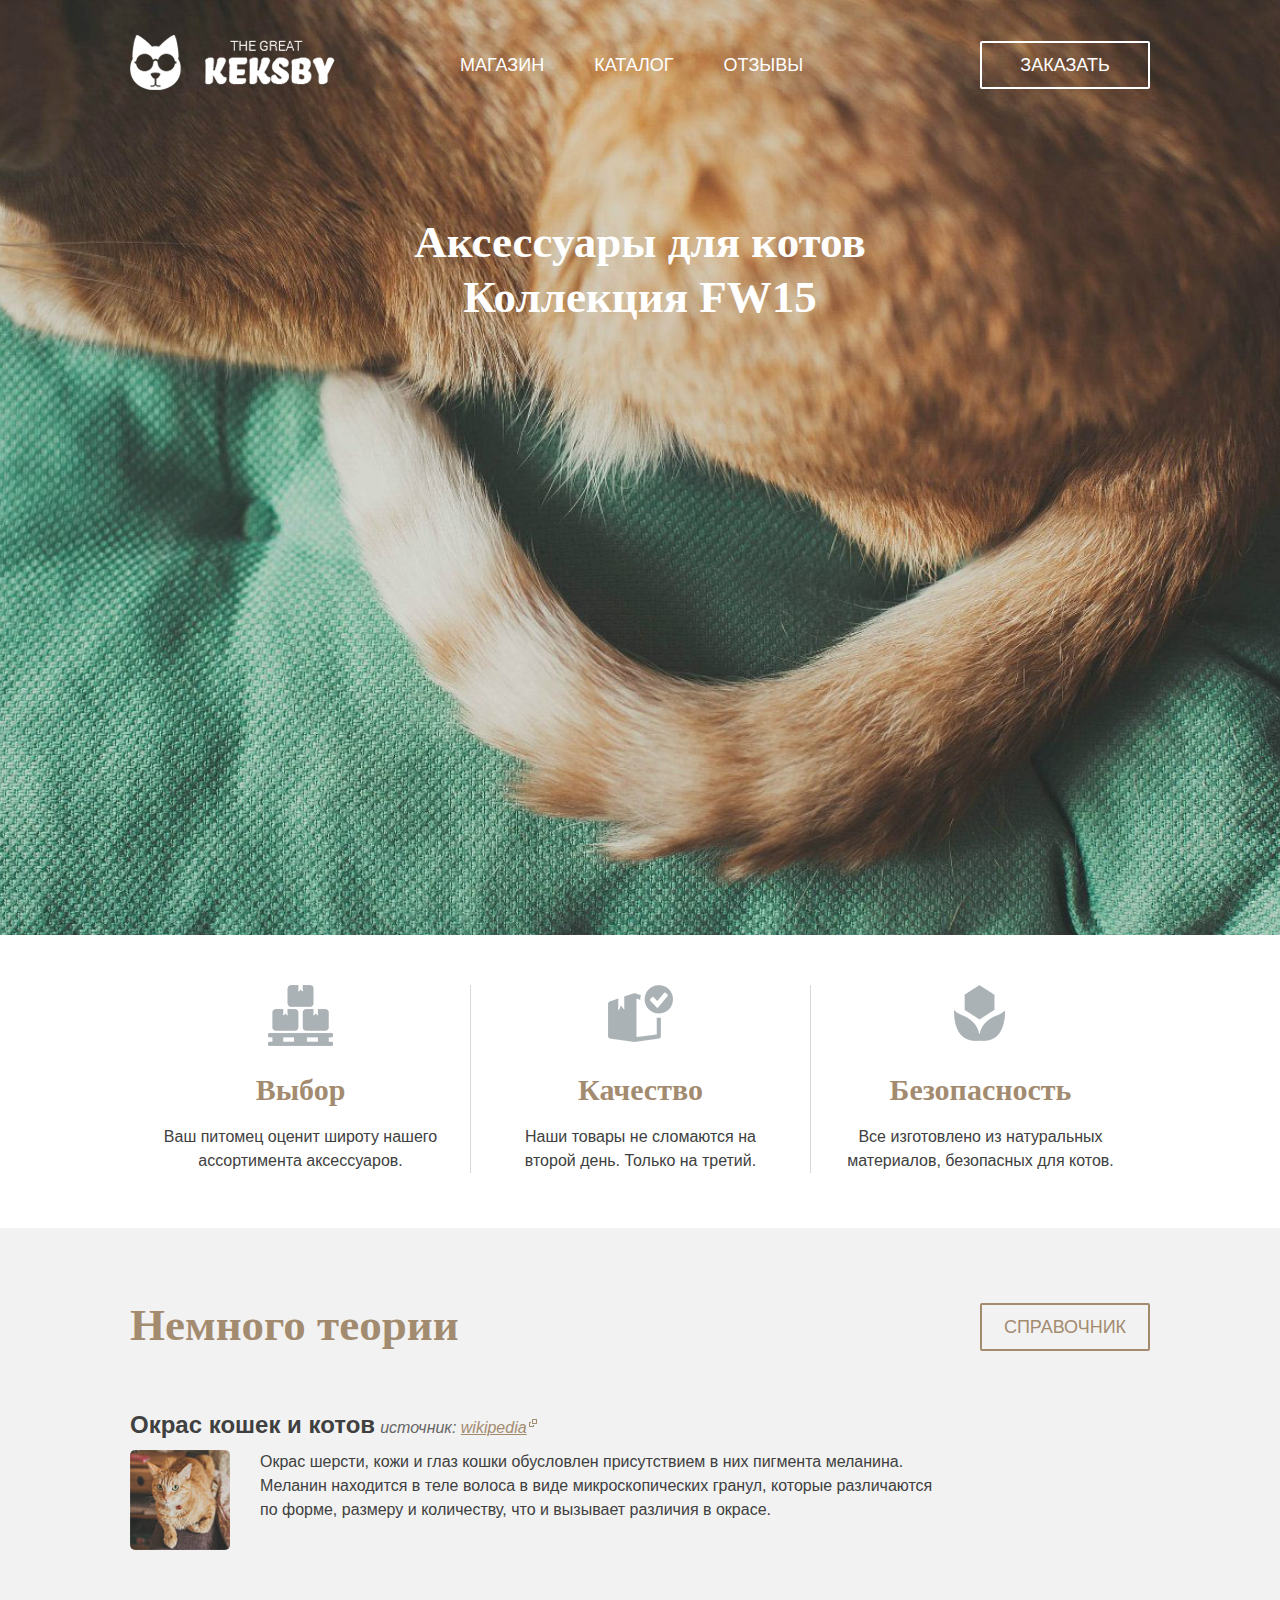
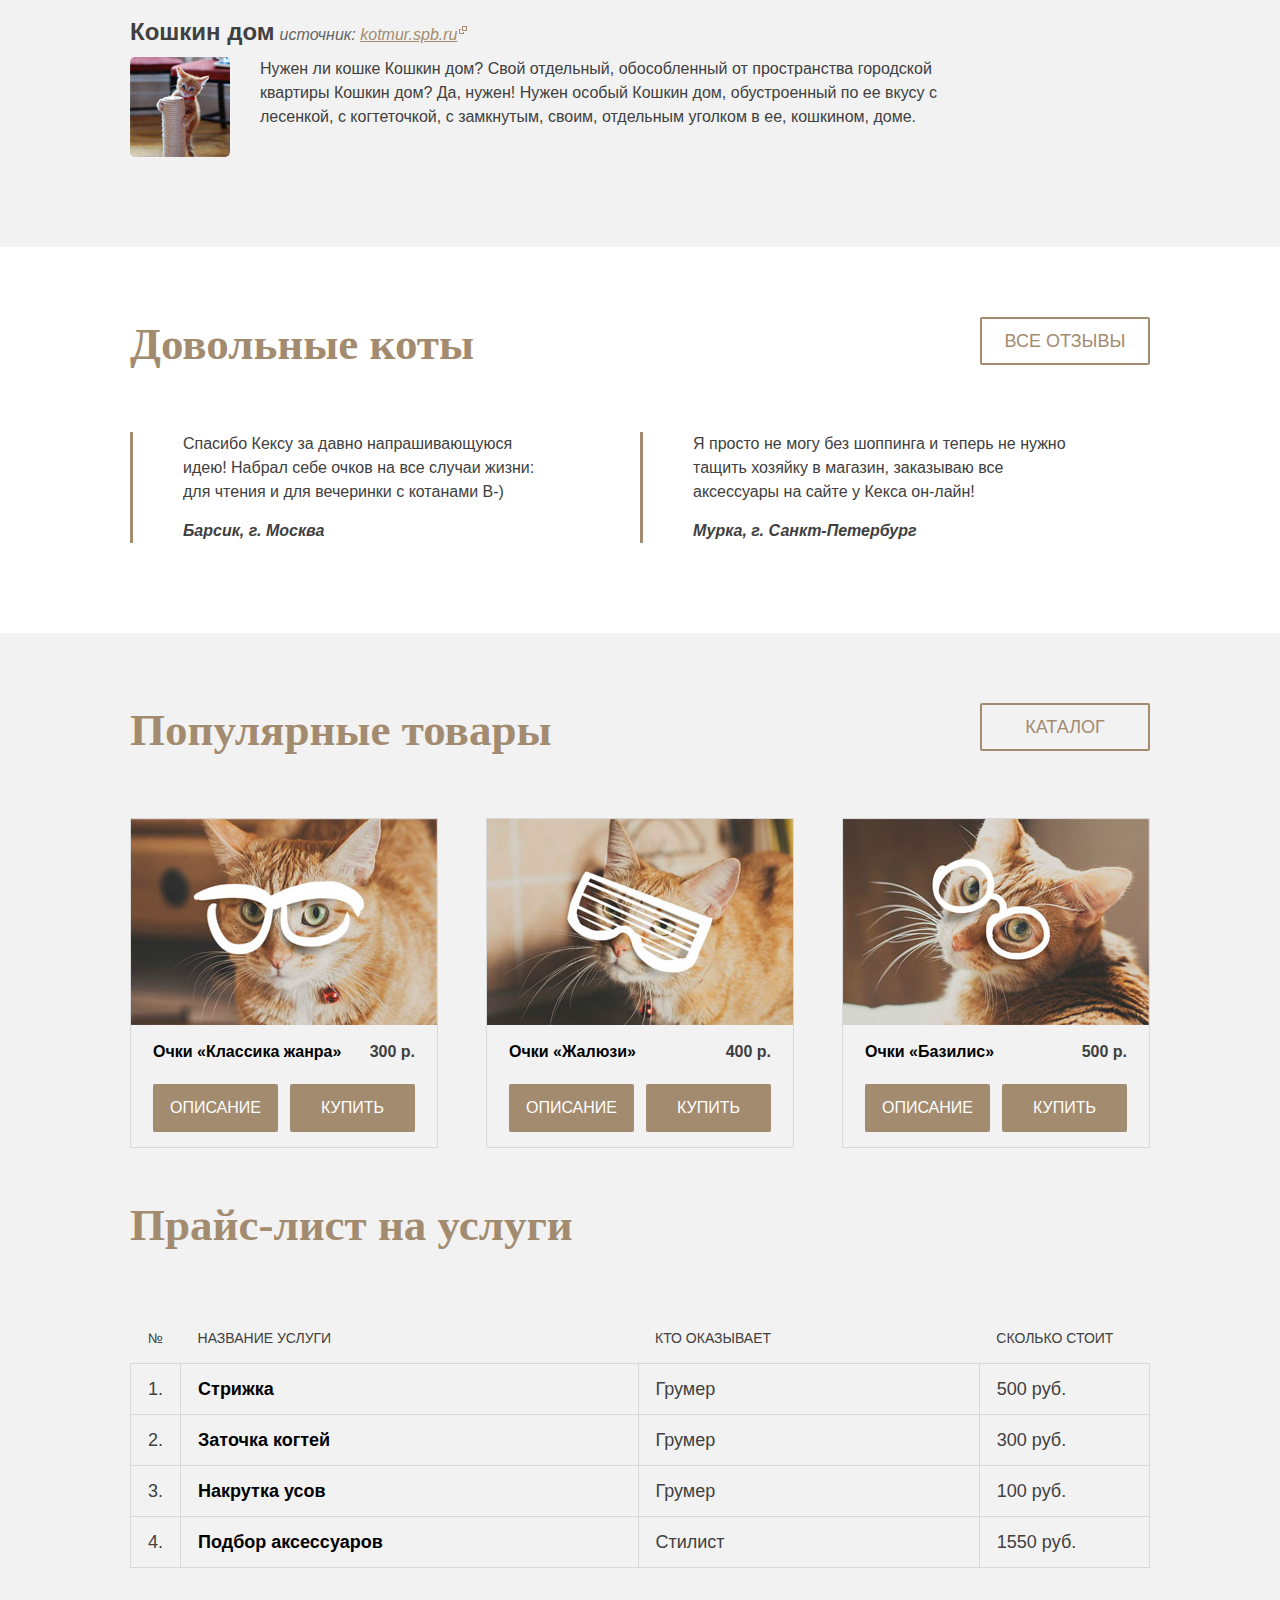
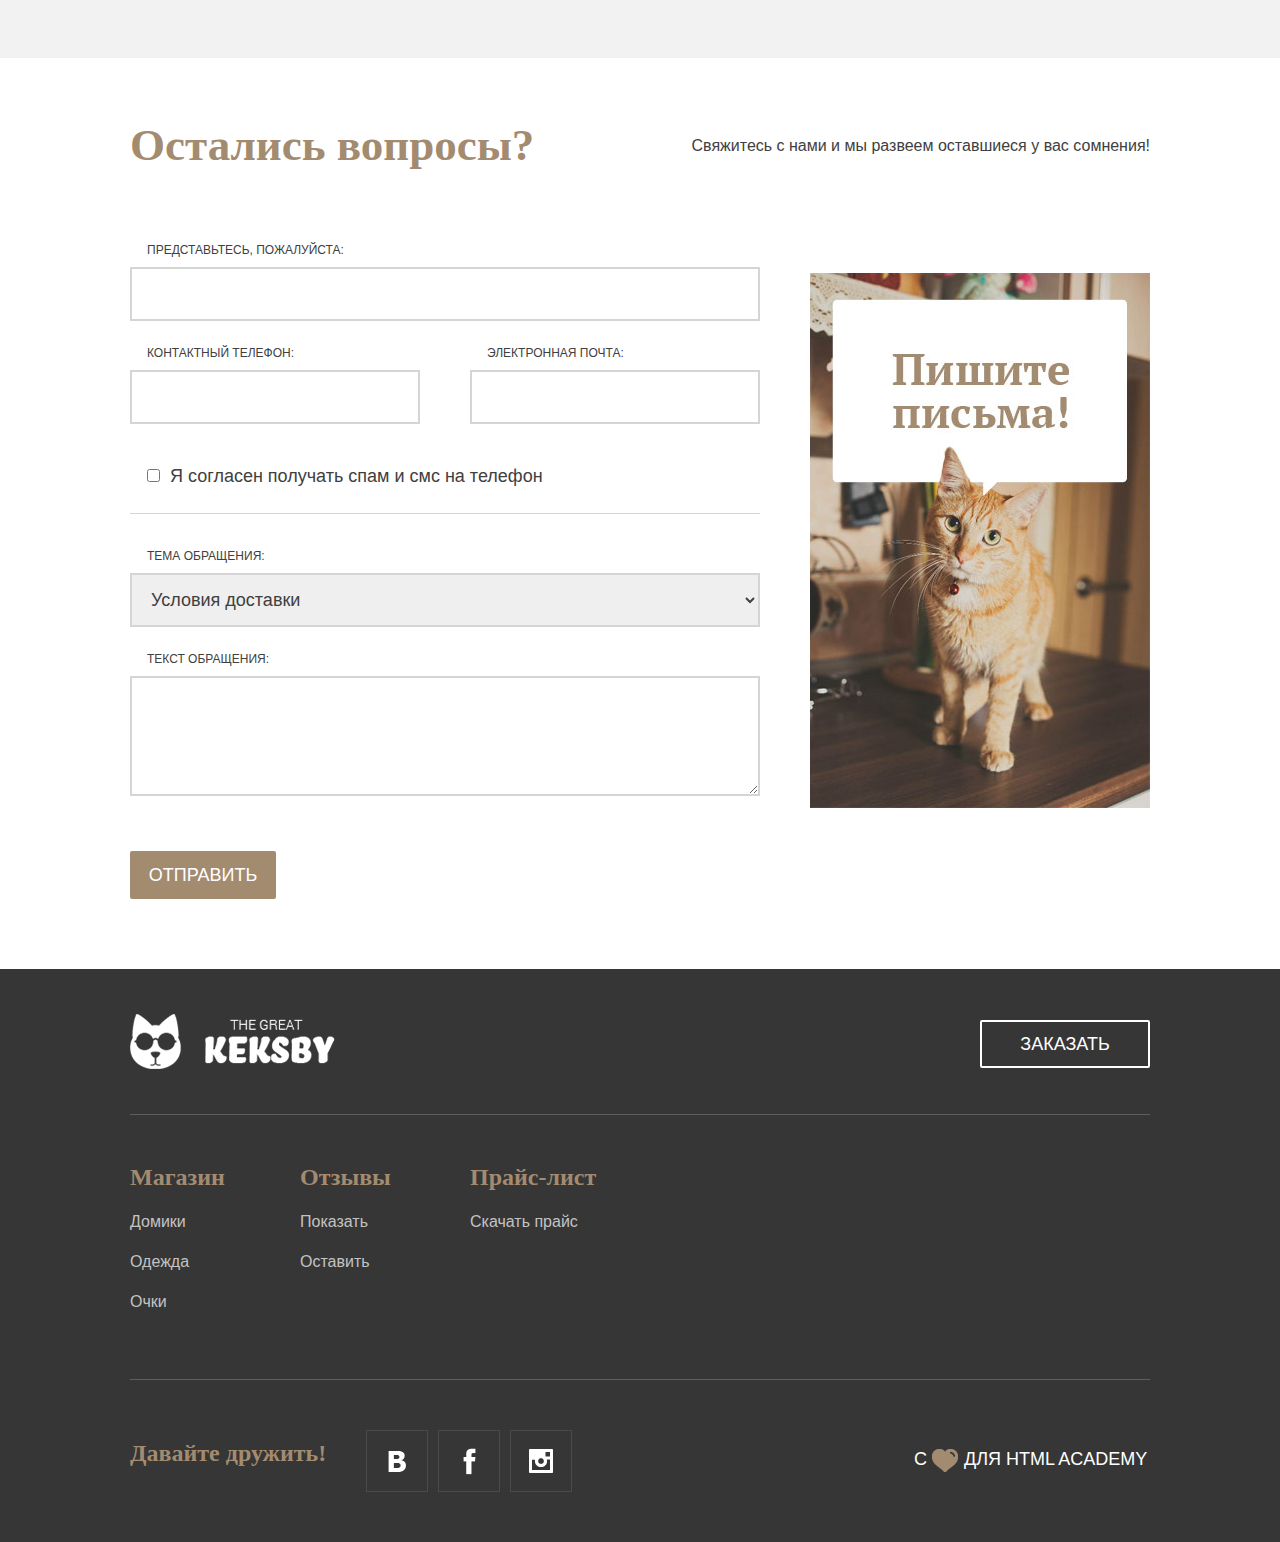
<file: index.html>
<!DOCTYPE HTML>
<html lang="ru">
  <head>
    <meta charset="utf-8">
    <title>The Great Keksby</title>
    <link rel="stylesheet" href="css/style-1.css">
  </head>
  <body>
    <div class="page-header">
      <div class="container">
        <div class="header-top clearfix">
          <div class="header-logo">
            <img src="img/logo.png" alt="The Great Keksby" width="205" height="55">
          </div>
          <ul class="main-nav clearfix">
            <li><a href="#">Магазин</a></li>
            <li><a href="#">Каталог</a></li>
            <li><a href="#">Отзывы</a></li>
          </ul>
          <a class="btn btn-quick-order" href="#">Заказать</a>
        </div>
        <div class="promo">
          <a href="#">Аксессуары для котов<br> Коллекция FW15</a>
        </div>
      </div>
    </div>


    <div class="features">
      <div class="container">
        <ul class="clearfix">
          <li class="feature-item feature-choice">
            <h2 class="feature-title">Выбор</h2>
            <p>Ваш питомец оценит широту нашего ассортимента аксессуаров.</p>
          </li>
          <li class="feature-item feature-quality">
            <h2 class="feature-title">Качество</h2>
            <p>Наши товары не сломаются на второй день. Только на третий.</p>
          </li>
          <li class="feature-item feature-safety">
            <h2 class="feature-title">Безопасность</h2>
            <p>Все изготовлено из натуральных материалов, безопасных для котов.</p>
          </li>
        </ul>
      </div>
    </div>


    <div class="cat-reference">
      <div class="container">
        <h2 class="section-title">Немного теории</h2>
        <a class="btn to-full-reference" href="#" title="Открыть справочник">Справочник</a>
        <dl>
          <dt>
            <h3 class="reference-title">Окрас кошек и котов</h3>
            <i class="reference-source">источник: <a target="_blank" href="https://ru.wikipedia.org">wikipedia</a></i>
          </dt>
          <dd>
            <img src="img/article-1.jpg" alt="Окрас кошек и котов" width="100" height="100">
            <p>Окрас шерсти, кожи и глаз кошки обусловлен присутствием в них пигмента меланина. Меланин находится в теле волоса в виде микроскопических гранул, которые различаются по форме, размеру и количеству, что и вызывает различия в окрасе.</p>
          </dd>
          <dt>
            <h3 class="reference-title">Кошкин дом</h3>
            <i class="reference-source">источник: <a target="_blank" href="http://kotmur.spb.ru">kotmur.spb.ru</a></i>
          </dt>
          <dd>
            <img src="img/article-2.jpg" alt="Кошкин дом" width="100" height="100">
            <p>Нужен ли кошке Кошкин дом? Свой отдельный, обособленный от пространства городской квартиры Кошкин дом? Да, нужен! Нужен особый Кошкин дом, обустроенный по ее вкусу с лесенкой, с когтеточкой, с замкнутым, своим, отдельным уголком в ее, кошкином, доме.</p>
          </dd>
        </dl>
      </div>
    </div>


    <div class="reviews">
      <div class="container">
        <h2 class="section-title">Довольные коты</h2>
        <a class="btn to-all-reviews" href="#" title="Посмотреть все отзывы">Все отзывы</a>
        <div class="reviews-list clearfix">
          <blockquote class="review-item">
            <p>Спасибо Кексу за давно напрашивающуюся идею! Набрал себе очков на все случаи жизни: для чтения и для вечеринки с котанами B-)</p>
            <cite class="review-author">Барсик, г. Москва</cite>
          </blockquote>
          <blockquote class="review-item">
            <p>Я просто не могу без шоппинга и теперь не нужно тащить хозяйку в магазин, заказываю все аксессуары на сайте у Кекса он-лайн!</p>
            <cite class="review-author">Мурка, г. Санкт-Петербург</cite>
          </blockquote>
        </div>
      </div>
    </div>


    <div class="popular-and-price">
      <div class="container">
        <h2 class="section-title">Популярные товары</h2>
        <a class="btn to-catalog" href="#" title="Посмотреть все товары">Каталог</a>
        <div class="popular-items clearfix">
          <div class="catalog-item">
            <img src="img/glasses-1.jpg" alt="очки «Классика жанра»" width="306" height="206">
            <h3>Очки «Классика жанра»</h3>
            <b class="catalog-item-price">300 р.</b>
            <a href="#" class="btn btn-info">Описание</a>
            <a href="#" class="btn btn-buy">Купить</a>
          </div>
          <div class="catalog-item">
            <img src="img/glasses-2.jpg" alt="очки «Жалюзи»" width="306" height="206">
            <h3>Очки «Жалюзи»</h3>
            <b class="catalog-item-price">400 р.</b>
            <a href="#" class="btn btn-info">Описание</a>
            <a href="#" class="btn btn-buy">Купить</a>
          </div>
          <div class="catalog-item">
            <img src="img/glasses-3.jpg" alt="очки «Базилис»" width="306" height="206">
            <h3>Очки «Базилис»</h3>
            <b class="catalog-item-price">500 р.</b>
            <a href="#" class="btn btn-info">Описание</a>
            <a href="#" class="btn btn-buy">Купить</a>
          </div>
        </div>

        <h2 class="section-title">Прайс-лист на услуги</h2>
        <table class="price-list">
          <tr>
            <th class="price-number">№</th>
            <th>Название услуги</th>
            <th>Кто оказывает</th>
            <th>Сколько стоит</th>
          </tr>
          <tr>
            <td class="price-number">1.</td>
            <td class="price-name">Стрижка</td>
            <td class="price-master">Грумер</td>
            <td class="price-cost">500 руб.</td>
          </tr>
          <tr>
            <td class="price-number">2.</td>
            <td class="price-name">Заточка когтей</td>
            <td class="price-master">Грумер</td>
            <td class="price-cost">300 руб.</td>
          </tr>
          <tr>
            <td class="price-number">3.</td>
            <td class="price-name">Накрутка усов</td>
            <td class="price-master">Грумер</td>
            <td class="price-cost">100 руб.</td>
          </tr>
          <tr>
            <td class="price-number">4.</td>
            <td class="price-name">Подбор аксессуаров</td>
            <td class="price-master">Стилист</td>
            <td class="price-cost">1550 руб.</td>
          </tr>
        </table>
      </div>
    </div>


    <div class="feedback">
      <div class="container">
        <h2 class="section-title">Остались вопросы?</h2>
        <p class="feedback-tip">Свяжитесь с нами и мы развеем оставшиеся у вас сомнения!</p>
        <form class="feedback-form" action="/keksby-mail" method="post">
          <div class="feedback-form-group">
            <label for="fullname">Представьтесь, пожалуйста:</label>
            <input type="text" name="fullname" id="fullname">
          </div>
          <div class="clearfix">
            <div class="feedback-form-group feedback-form-group-left-part">
              <label for="phone">Контактный телефон:</label>
              <input type="text" name="phone" id="phone">
            </div>
            <div class="feedback-form-group feedback-form-group-right-part">
              <label for="email">Электронная почта:</label>
              <input type="text" name="email" id="email">
            </div>
          </div>
          <div class="checkbox-area">
            <label>
              <input type="checkbox" name="subscription">
              Я согласен получать спам и смс на телефон
            </label>
          </div>
          <div class="feedback-form-group">
            <label for="topic">Тема обращения:</label>
            <select name="topic" id="topic">
              <option value="1">Условия доставки</option>
              <option value="2">Возврат товара</option>
              <option value="3">Жалоба в Роспотребнадзор</option>
            </select>
          </div>
          <div class="feedback-form-group">
            <label for="message">Текст обращения:</label>
            <textarea name="message" id="message"></textarea>
          </div>
          <input type="submit" class="btn" value="Отправить">
        </form>
      </div>
    </div>


    <div class="page-footer">
      <div class="container">
        <div class="footer-top clearfix">
          <div class="footer-logo">
            <img src="img/logo.png" alt="The Great Keksby" width="205" height="55">
          </div>
          <a href="#" class="btn btn-quick-order">Заказать</a>
        </div>

        <div class="footer-middle clearfix">
          <div class="footer-menu">
            <h3>Магазин</h3>
            <ul>
              <li><a href="#">Домики</a></li>
              <li><a href="#">Одежда</a></li>
              <li><a href="#">Очки</a></li>
            </ul>
          </div>
          <div class="footer-menu">
            <h3>Отзывы</h3>
            <ul>
              <li><a href="#">Показать</a></li>
              <li><a href="#">Оставить</a></li>
            </ul>
          </div>
          <div class="footer-menu">
            <h3>Прайс-лист</h3>
            <ul>
              <li><a href="#">Скачать прайс</a></li>
            </ul>
          </div>
        </div>

        <div class="footer-bottom clearfix">
          <div class="footer-social">
            <b>Давайте дружить!</b>
            <a class="social-btn social-btn-vk" href="https://vk.com/htmlacademy">Вконтакте</a>
            <a class="social-btn social-btn-fb" href="https://facebook.com/htmlacademy">Фейсбук</a>
            <a class="social-btn social-btn-in" href="https://instagram.com/htmlacademy">Инстаграм</a>
          </div>
          <div class="footer-copyright">
            С <span class="heart">любовью</span> для <a href="https://htmlacademy.ru">HTML Academy</a>
          </div>
        </div>
      </div>
    </div>

  </body>
</html>
</file>
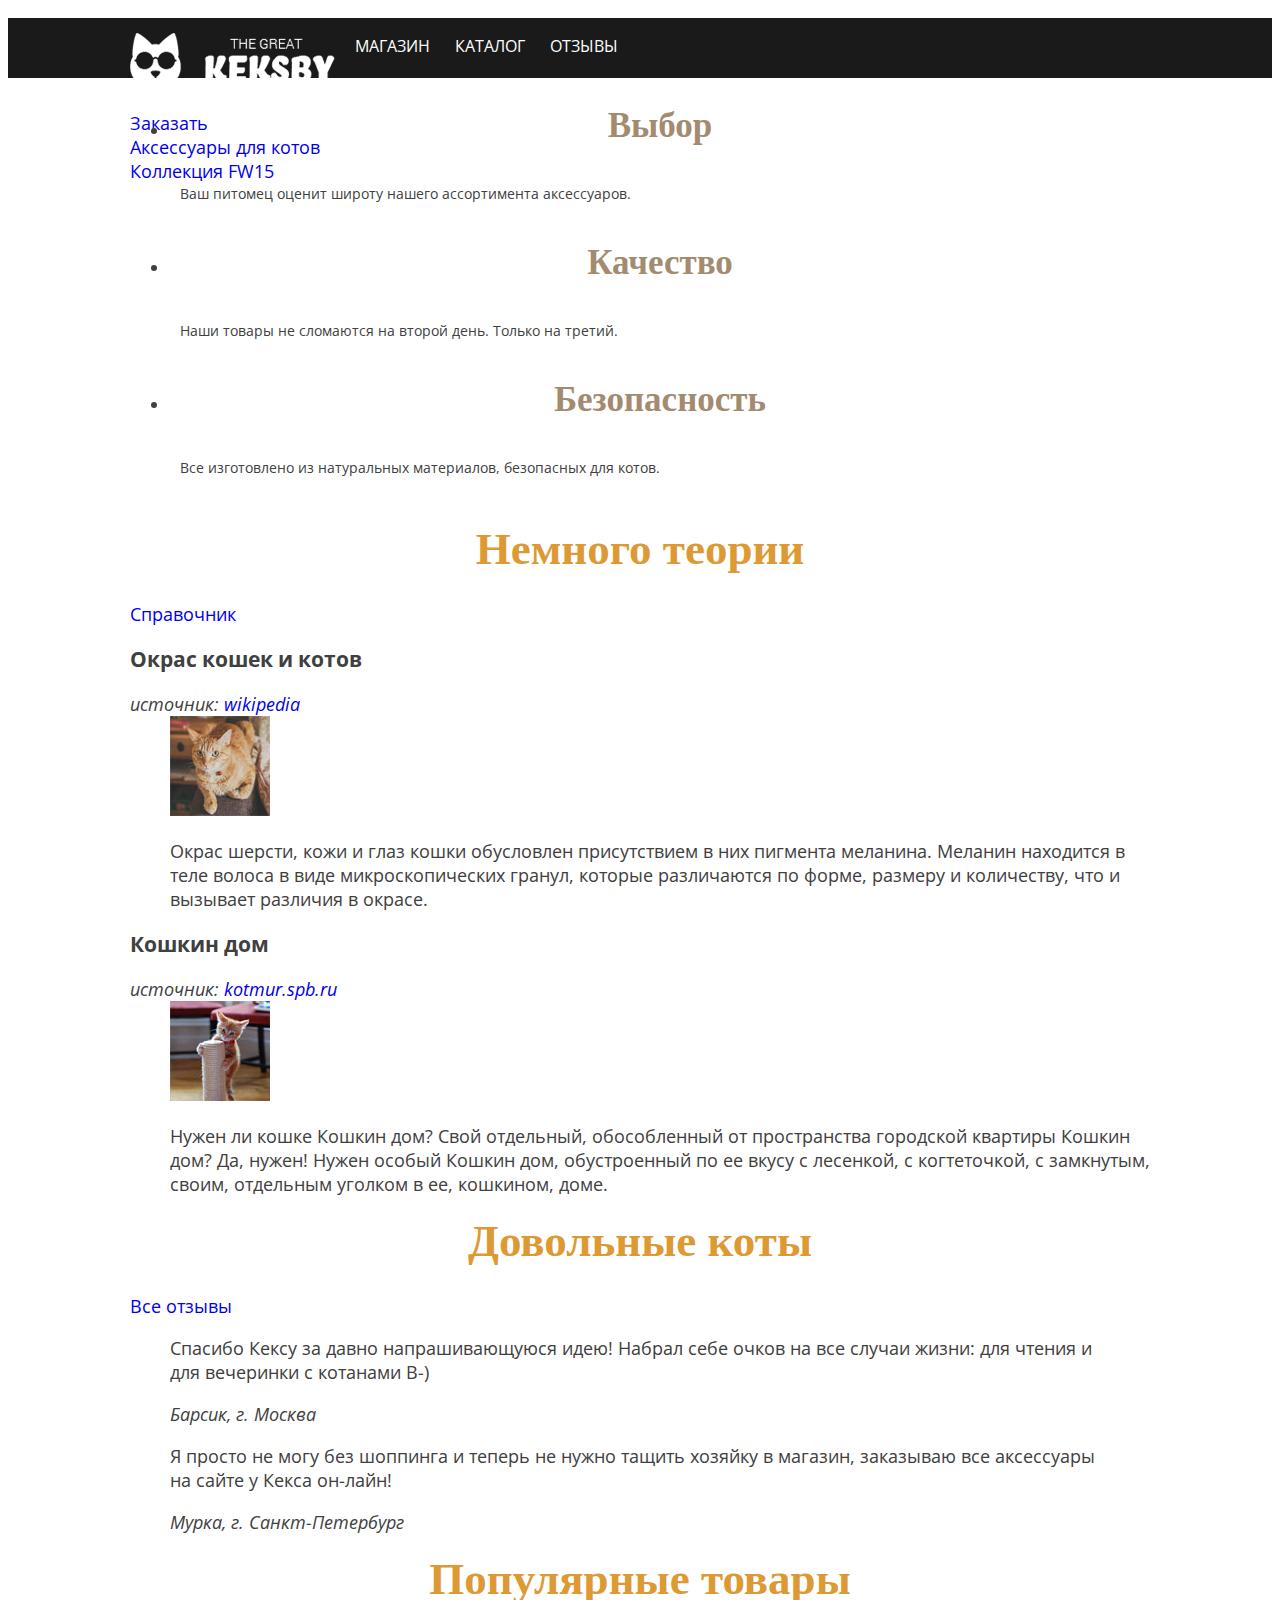
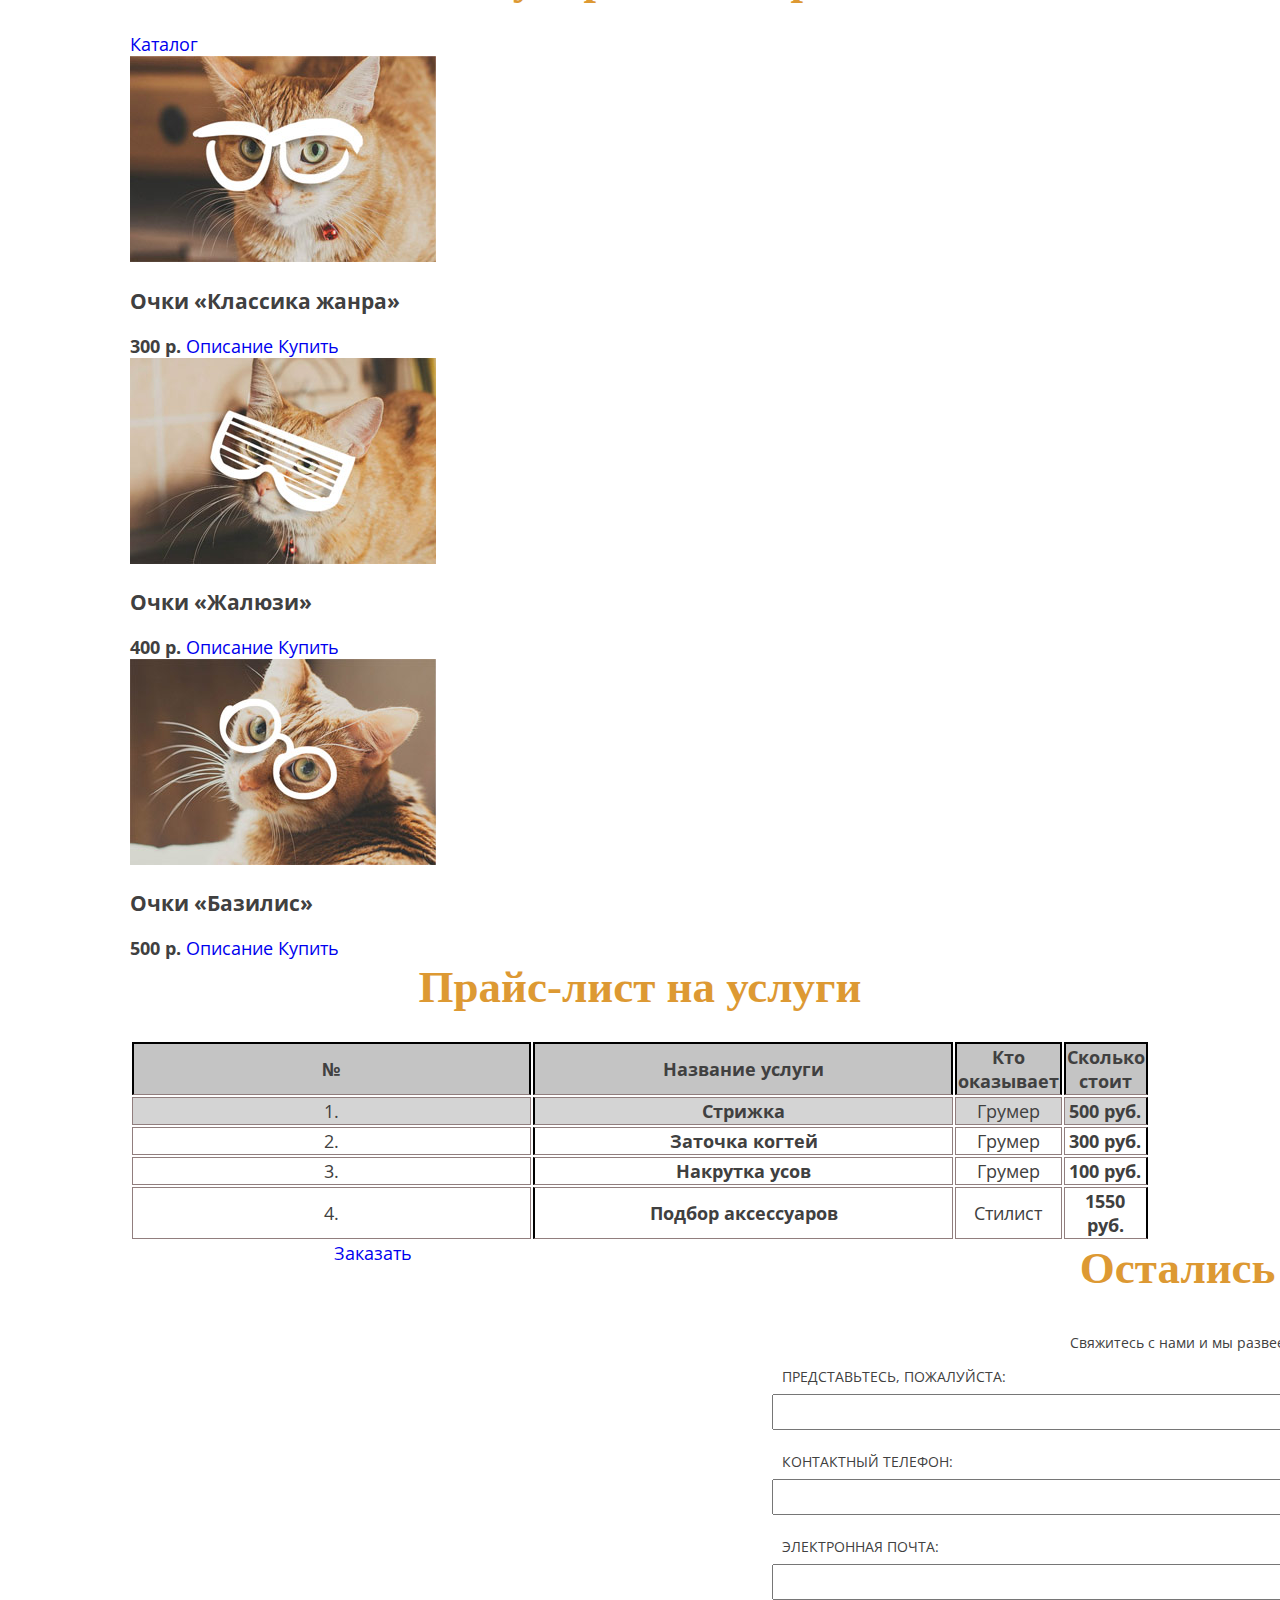
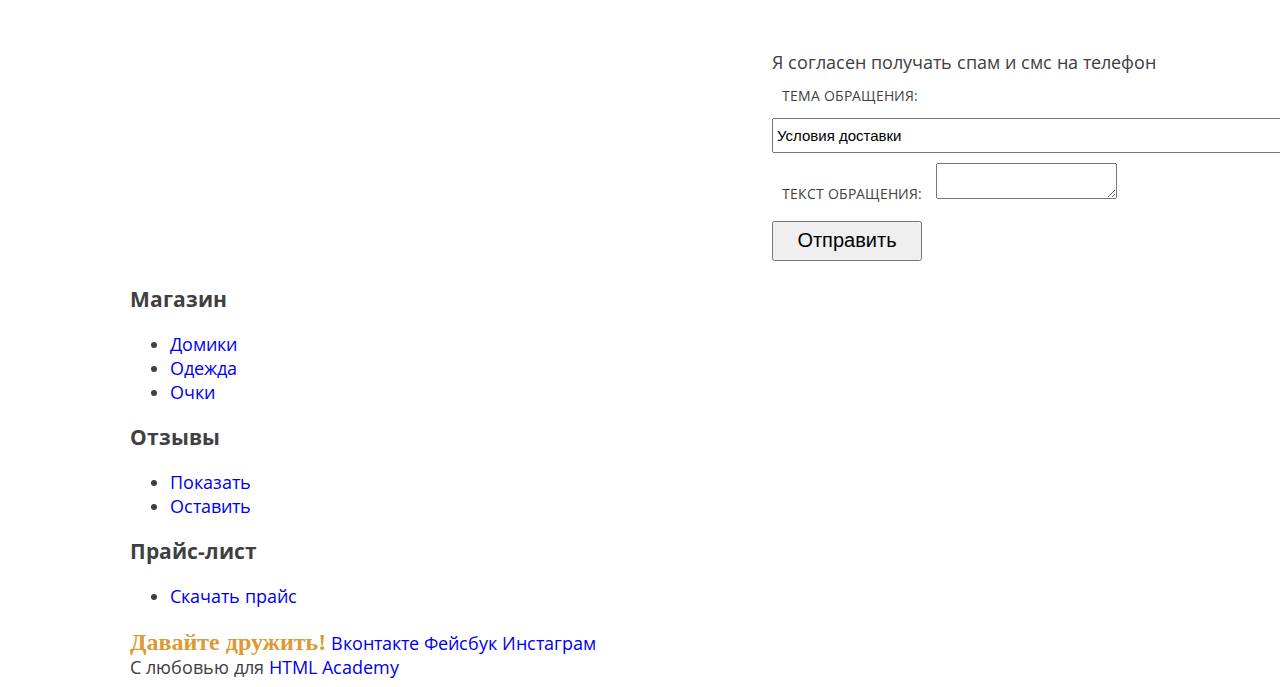
<file: index (2).html>
<!DOCTYPE HTML>
<html lang="ru">
  <head>
    <meta charset="utf-8">
    <title>The Great Keksby</title>
    <link rel="stylesheet" href="css/style.css">
  </head>
  <body>
    <div class="page-header">
      <div class="container">
        <div class="header-top clearfix">
          <div class="header-logo">
            <img src="img/logo.png" alt="The Great Keksby" width="205" height="55">
          </div>
          <ul class="main-nav clearfix">
            <li><a href="#">Магазин</a></li>
            <li><a href="#">Каталог</a></li>
            <li><a href="#">Отзывы</a></li>
          </ul>
          <a class="btn btn-quick-order" href="#">Заказать</a>
        </div>
        <div class="promo">
          <a href="#">Аксессуары для котов<br> Коллекция FW15</a>
        </div>
      </div>
    </div>


    <div class="features">
      <div class="container">
        <ul class="clearfix">
          <li class="feature-item feature-choice">
            <h2 class="feature-title">Выбор</h2>
            <p>Ваш питомец оценит широту нашего ассортимента аксессуаров.</p>
          </li>
          <li class="feature-item feature-quality">
            <h2 class="feature-title">Качество</h2>
            <p>Наши товары не сломаются на второй день. Только на третий.</p>
          </li>
          <li class="feature-item feature-safety">
            <h2 class="feature-title">Безопасность</h2>
            <p>Все изготовлено из натуральных материалов, безопасных для котов.</p>
          </li>
        </ul>
      </div>
    </div>


    <div class="cat-reference">
      <div class="container">
        <h2 class="section-title">Немного теории</h2>
        <a class="btn to-full-reference" href="#" title="Открыть справочник">Справочник</a>
        <dl>
          <dt>
            <h3 class="reference-title">Окрас кошек и котов</h3>
            <i class="reference-source">источник: <a target="_blank" href="https://ru.wikipedia.org">wikipedia</a></i>
          </dt>
          <dd>
            <img src="img/article-1.jpg" alt="Окрас кошек и котов" width="100" height="100">
            <p>Окрас шерсти, кожи и глаз кошки обусловлен присутствием в них пигмента меланина. Меланин находится в теле волоса в виде микроскопических гранул, которые различаются по форме, размеру и количеству, что и вызывает различия в окрасе.</p>
          </dd>
          <dt>
            <h3 class="reference-title">Кошкин дом</h3>
            <i class="reference-source">источник: <a target="_blank" href="http://kotmur.spb.ru">kotmur.spb.ru</a></i>
          </dt>
          <dd>
            <img src="img/article-2.jpg" alt="Кошкин дом" width="100" height="100">
            <p>Нужен ли кошке Кошкин дом? Свой отдельный, обособленный от пространства городской квартиры Кошкин дом? Да, нужен! Нужен особый Кошкин дом, обустроенный по ее вкусу с лесенкой, с когтеточкой, с замкнутым, своим, отдельным уголком в ее, кошкином, доме.</p>
          </dd>
        </dl>
      </div>
    </div>


    <div class="reviews">
      <div class="container">
        <h2 class="section-title">Довольные коты</h2>
        <a class="btn to-all-reviews" href="#" title="Посмотреть все отзывы">Все отзывы</a>
        <div class="reviews-list clearfix">
          <blockquote class="review-item">
            <p>Спасибо Кексу за давно напрашивающуюся идею! Набрал себе очков на все случаи жизни: для чтения и для вечеринки с котанами B-)</p>
            <cite class="review-author">Барсик, г. Москва</cite>
          </blockquote>
          <blockquote class="review-item">
            <p>Я просто не могу без шоппинга и теперь не нужно тащить хозяйку в магазин, заказываю все аксессуары на сайте у Кекса он-лайн!</p>
            <cite class="review-author">Мурка, г. Санкт-Петербург</cite>
          </blockquote>
        </div>
      </div>
    </div>


    <div class="popular-and-price">
      <div class="container">
        <h2 class="section-title">Популярные товары</h2>
        <a class="btn to-catalog" href="#" title="Посмотреть все товары">Каталог</a>
        <div class="popular-items clearfix">
          <div class="catalog-item">
            <img src="img/glasses-1.jpg" alt="очки «Классика жанра»" width="306" height="206">
            <h3>Очки «Классика жанра»</h3>
            <b class="catalog-item-price">300 р.</b>
            <a href="#" class="btn btn-info">Описание</a>
            <a href="#" class="btn btn-buy">Купить</a>
          </div>
          <div class="catalog-item">
            <img src="img/glasses-2.jpg" alt="очки «Жалюзи»" width="306" height="206">
            <h3>Очки «Жалюзи»</h3>
            <b class="catalog-item-price">400 р.</b>
            <a href="#" class="btn btn-info">Описание</a>
            <a href="#" class="btn btn-buy">Купить</a>
          </div>
          <div class="catalog-item">
            <img src="img/glasses-3.jpg" alt="очки «Базилис»" width="306" height="206">
            <h3>Очки «Базилис»</h3>
            <b class="catalog-item-price">500 р.</b>
            <a href="#" class="btn btn-info">Описание</a>
            <a href="#" class="btn btn-buy">Купить</a>
          </div>
        </div>

        <h2 class="section-title">Прайс-лист на услуги</h2>
        <table class="price-list">
          <tr>
            <th class="price-number">№</th>
            <th>Название услуги</th>
            <th>Кто оказывает</th>
            <th>Сколько стоит</th>
          </tr>
          <tr>
            <td class="price-number">1.</td>
            <td class="price-name">Стрижка</td>
            <td class="price-master">Грумер</td>
            <td class="price-cost">500 руб.</td>
          </tr>
          <tr>
            <td class="price-number">2.</td>
            <td class="price-name">Заточка когтей</td>
            <td class="price-master">Грумер</td>
            <td class="price-cost">300 руб.</td>
          </tr>
          <tr>
            <td class="price-number">3.</td>
            <td class="price-name">Накрутка усов</td>
            <td class="price-master">Грумер</td>
            <td class="price-cost">100 руб.</td>
          </tr>
          <tr>
            <td class="price-number">4.</td>
            <td class="price-name">Подбор аксессуаров</td>
            <td class="price-master">Стилист</td>
            <td class="price-cost">1550 руб.</td>
          </tr>
        </table>
      </div>
    </div>


    <div class="feedback">
      <div class="container">
        <h2 class="section-title">Остались вопросы?</h2>
        <p class="feedback-tip">Свяжитесь с нами и мы развеем оставшиеся у вас сомнения!</p>
        <form class="feedback-form" action="/keksby-mail" method="post">
          <div class="feedback-form-group">
            <label for="fullname">Представьтесь, пожалуйста:</label>
            <input type="text" name="fullname" id="fullname">
          </div>
          <div class="clearfix">
            <div class="feedback-form-group feedback-form-group-left-part">
              <label for="phone">Контактный телефон:</label>
              <input type="text" name="phone" id="phone">
            </div>
            <div class="feedback-form-group feedback-form-group-right-part">
              <label for="email">Электронная почта:</label>
              <input type="text" name="email" id="email">
            </div>
          </div>
          <div class="checkbox-area">
            <label>
              <input type="checkbox" name="subscription">
              Я согласен получать спам и смс на телефон
            </label>
          </div>
          <div class="feedback-form-group">
            <label for="topic">Тема обращения:</label>
            <select name="topic" id="topic">
              <option value="1">Условия доставки</option>
              <option value="2">Возврат товара</option>
              <option value="3">Жалоба в Роспотребнадзор</option>
            </select>
          </div>
          <div class="feedback-form-group">
            <label for="message">Текст обращения:</label>
            <textarea name="message" id="message"></textarea>
          </div>
          <input type="submit" class="btn" value="Отправить">
        </form>
      </div>
    </div>


    <div class="page-footer">
      <div class="container">
        <div class="footer-top clearfix">
          <div class="footer-logo">
            <img src="img/logo.png" alt="The Great Keksby" width="205" height="55">
          </div>
          <a href="#" class="btn btn-quick-order">Заказать</a>
        </div>

        <div class="footer-middle clearfix">
          <div class="footer-menu">
            <h3>Магазин</h3>
            <ul>
              <li><a href="#">Домики</a></li>
              <li><a href="#">Одежда</a></li>
              <li><a href="#">Очки</a></li>
            </ul>
          </div>
          <div class="footer-menu">
            <h3>Отзывы</h3>
            <ul>
              <li><a href="#">Показать</a></li>
              <li><a href="#">Оставить</a></li>
            </ul>
          </div>
          <div class="footer-menu">
            <h3>Прайс-лист</h3>
            <ul>
              <li><a href="#">Скачать прайс</a></li>
            </ul>
          </div>
        </div>

        <div class="footer-bottom clearfix">
          <div class="footer-social">
            <b>Давайте дружить!</b>
            <a class="social-btn social-btn-vk" href="https://vk.com/htmlacademy">Вконтакте</a>
            <a class="social-btn social-btn-fb" href="https://facebook.com/htmlacademy">Фейсбук</a>
            <a class="social-btn social-btn-in" href="https://instagram.com/htmlacademy">Инстаграм</a>
          </div>
          <div class="footer-copyright">
            С <span class="heart">любовью</span> для <a href="https://htmlacademy.ru">HTML Academy</a>
          </div>
        </div>
      </div>
    </div>

  </body>
</html>
</file>
<file: css/style-1.css>
body {
    min-width: 1040px;
    margin: 0;
    padding: 0;
    font-size: 18px;
    line-height: 24px;
    font-family: "Arial", sans-serif;
    color: #404040;
    background-color: white;
}

.container {
    width: 1020px;
    margin: 0 auto;
}

.clearfix::after {
    content: "";
    display: table;
    clear: both;
}

.page-header {
   height: 100vh;
    padding-top: 35px;
    background-image: url("../img/header-bg.jpg");
    background-repeat: no-repeat;
    background-position: center;
    background-size: cover;
}

.page-header,
.page-footer {
    color: #c3c3c3;
    background-color: #363636;
}

.header-top {
    margin-bottom: 125px;
}

.header-logo {
    float: left;
    width: 205px;
    height: 55px;
}

.header-logo img {
    width: 205px;
    height: 55px;
}

.main-nav {
    float: left;
    width: 520px;
    margin: 0;
    margin-top: 18px;
    margin-left: 125px;
    padding: 0;
    list-style: none;
}

.main-nav li {
    float: left;
    margin-right: 50px;
    text-transform: uppercase;
}

.main-nav li:last-child {
    margin-right: 0;
}

.main-nav a {
    color: #ffffff;
    text-decoration: none;
}

.main-nav a:hover {
    text-decoration: underline;
}

.main-nav a:active {
    color: rgba(255, 255, 255, 0.3);
}

.btn {
    display: inline-block;
    width: 146px;
    padding: 10px;
    font: inherit;
    vertical-align: top;
    text-align: center;
    color: #a38b70;
    text-transform: uppercase;
    text-decoration: none;
    word-wrap: break-word;
    border: 2px solid #a38b70;
    border-radius: 2px;
}

.btn:hover {
    color: #8d745a;
    border-color: #8d745a;
}

.btn:active {
    color: rgba(141, 116, 90, 0.3);
    border-color: #8d745a;
}

.btn-quick-order {
    float: right;
    margin-top: 6px;
    border-color: #ffffff;
    color: #ffffff;
}

.btn-quick-order:hover {
    color: #404040;
    background-color: #ffffff;
    border-color: #ffffff;
}

.btn-quick-order:active {
    color: rgba(64, 64, 64, 0.3);
    background-color: #ffffff;
    border-color: #ffffff;
}

.promo {
    font-weight: bold;
    font-size: 45px;
    line-height: 55px;
    font-family: "Georgia", serif;
    text-align: center;
}

.promo a {
    color: #ffffff;
    text-decoration: none;
}

.features {
    padding-top: 50px;
    padding-bottom: 55px;
}

.features ul {
    margin: 0;
    padding: 0;
    list-style: none;
}

.feature-item {
    position: relative;
    float: left;
    width: 279px;
    padding-top: 90px;
    padding-right: 30px;
    padding-left: 30px;
    text-align: center;
    border-left: 1px solid #d9d9d9;
}

.feature-item:first-child {
    border-left-color: transparent;
}

.feature-item::before {
    content: "";
    position: absolute;
    top: 0;
    left: 137px;
    width: 65px;
    height: 65px;
    background-image: url("../img/sprite.png");
    background-repeat: no-repeat;
}

.feature-choice::before {
    background-position: -5px -5px;
}

.feature-quality::before {
    background-position: -5px -76px;
}

.feature-safety::before {
    background-position: 1px -143px;
}

.feature-title {
    margin: 0;
    margin-bottom: 20px;
    font-weight: bold;
    font-size: 30px;
    line-height: 30px;
    font-family: "Georgia", serif;
    color: #a38b70;
}

.feature-item p {
    margin: 0;
    font-size: 16px;
}

.cat-reference {
    padding-top: 70px;
    padding-bottom: 90px;
    background-color: #f2f2f2;
}

.cat-reference .container {
    position: relative;
}

.section-title {
    margin: 0;
    margin-right: 180px;
    margin-bottom: 60px;
    font-weight: bold;
    font-size: 45px;
    line-height: 55px;
    font-family: "Georgia", serif;
    color: #a38b70;
}

.to-full-reference {
    position: absolute;
    top: 5px;
    right: 0;
}

.cat-reference dl {
    width: 820px;
    margin: 0;
    padding: 0;
}

.cat-reference dt {
    margin: 0;
    margin-bottom: 10px;
}

.cat-reference dd {
    position: relative;
    min-height: 100px;
    margin: 0;
    padding-left: 130px;
    font-size: 16px;
}

.cat-reference dd + dt {
    margin-top: 70px;
}

.cat-reference dd img {
    position: absolute;
    top: 0;
    left: 0;
    width: 100px;
    height: 100px;
    border-radius: 5px;
}

.cat-reference dd p {
    margin: 0;
}

.reference-title {
    display: inline;
    font-size: 24px;
}

.reference-source {
    font-size: 16px;
    color: #666666;
    font-style: italic;
}

.reference-source a {
    position: relative;
    color: #a38b70;
}

.reference-source a:hover {
    color: #8d745a;
}

.reference-source a:active {
    color: rgba(141, 116, 90, 0.3);
}

.reference-source a::after {
    content: "";
    top: 0;
    right: -10px;
    position: absolute;
    width: 8px;
    height: 8px;
    background: url("../img/sprite.png") no-repeat -5px -210px;
}

.reviews {
    padding-top: 70px;
    padding-bottom: 90px;
}

.reviews .container {
    position: relative;
}

.to-all-reviews {
    position: absolute;
    top: 0;
    right: 0;
}

.review-item {
    float: left;
    width: 377px;
    margin: 0;
    margin-right: 80px;
    padding: 0;
    padding-left: 50px;
    font-size: 16px;
    border-left: 3px solid #a38b70;
}

.review-item p {
    margin: 0;
    margin-bottom: 15px;
}

.review-author {
    font-weight: bold;
    font-style: italic;
}

.popular-and-price {
    padding-top: 70px;
    padding-bottom: 90px;
    background-color: #f2f2f2;
}

.popular-and-price .container {
    position: relative;
}

.popular-items {
    margin-bottom: 50px;
}

.to-catalog {
    position: absolute;
    top: 0;
    right: 0;
}

.catalog-item {
    position: relative;
    float: left;
    width: 262px;
    margin-right: 48px;
    padding: 15px 22px;
    padding-top: 221px;
    font-size: 16px;
    border: 1px solid #d8d8d8;
}

.catalog-item:last-child {
    margin-right: 0;
}

.catalog-item img {
    position: absolute;
    top: 0;
    left: 0;
    width: 306px;
    height: 206px;
 }

.catalog-item h3 {
    float: left;
    max-width: 205px;
    margin: 0;
    margin-bottom: 20px;
    font-size: 16px;
    color: #000000;
}

.catalog-item-price {
    float: right;
    max-width: 55px;
    margin-bottom: 20px;
}

.catalog-item .btn {
    width: 101px;
    color: #ffffff;
    background-color: #a38b70;
}

.catalog-item .btn:hover {
    background-color: #8d745a;
}

.catalog-item .btn:active {
    color: rgba(255, 255, 255, 0.3);
}

.catalog-item .btn-info {
    float: left;
    clear: left;
}

.catalog-item .btn-buy {
    float: right;
}

.price-list {
    width: 100%;
    border-collapse: collapse;
    line-height: 30px;
}

.price-list th {
    font-weight: normal;
    font-size: 14px;
    text-align: left;
    text-transform: uppercase;
}

.price-list td {
    border: 1px solid #d8d8d8;
}

.price-list th,
.price-list td {
    padding: 10px 17px;
}

.price-list .price-number {
    width: 15px;
    text-align: center;
}

.price-list .price-name {
    width: 422px;
    font-weight: bold;
    color: #000000;
}

.price-list .price-master {
    width: 306px;
}

.price-list .price-cost {
    width: 135px;
}

.feedback {
    padding-top: 60px;
    padding-bottom: 70px;
}

.feedback .container {
    position: relative;
}

.feedback .section-title {
    max-width: 500px;
}

.feedback-tip {
    position: absolute;
    top: 0;
    right: 0;
    max-width: 500px;
    font-size: 16px;
}

.feedback-form {
    width: 630px;
    padding-right: 390px;
    background-image: url("../img/write.jpg");
    background-repeat: no-repeat;
    background-position: 100% 40px;
}

.feedback-form-group {
    margin-bottom: 15px;
}

.feedback-form-group-left-part {
    float: left;
}

.feedback-form-group-right-part {
    float: right;
}

.feedback-form-group-left-part,
.feedback-form-group-right-part {
    width: 290px;
}

.feedback-form-group label {
    display: inline-block;
    padding: 5px 0;
    padding-left: 17px;
    font-size: 12px;
    text-transform: uppercase;
}

.feedback-form input[type="text"],
.feedback-form select,
.feedback-form textarea {
    box-sizing: border-box;
    width: 100%;
    height: 54px;
    padding: 9px 15px;
    font: inherit;
    color: inherit;
    border: 2px solid #d5d5d5;
}

.feedback-form input[type="text"]:hover,
.feedback-form select:hover,
.feedback-form textarea:hover {
    border-color: #bebebe;
}

.feedback-form input[type="text"]:focus,
.feedback-form select:focus,
.feedback-form textarea:focus {
    border-color: #8d745a;
}

.feedback-form textarea {
    display: block;
    min-height: 120px;
}

.checkbox-area {
    margin-bottom: 25px;
    padding-top: 25px;
    padding-bottom: 25px;
    padding-left: 17px;
    border-bottom: 1px solid #d5d5d5;
}

.checkbox-area input[type="checkbox"] {
    margin: 0;
    margin-right: 5px;
}

.feedback-form .btn {
    margin-top: 40px;
    color: #ffffff;
    background-color: #a38b70;
}

.feedback-form .btn:hover {
    background-color: #8d745a;
}

.feedback-form .btn:active {
    color: rgba(255, 255, 255, 0.3);
}

.page-footer {
    padding-top: 45px;
    padding-bottom: 50px;
}

.footer-top {
    margin-bottom: 45px;
}

.footer-logo {
    float: left;
    width: 205px;
    height: 55px;
}

.footer-logo img {
    width: 205px;
    height: 55px;
}

.footer-middle {
    margin-bottom: 50px;
    padding-top: 50px;
}

.footer-middle,
.footer-bottom {
    border-top: 1px solid #5e5e5e;
}

.footer-menu {
    float: left;
    width: 150px;
    margin-right: 20px;
}

.footer-menu h3 {
    margin: 0;
    margin-bottom: 20px;
    font-weight: bold;
    font-size: 24px;
    font-family: "Georgia", serif;
    color: #a38b70;
}

.footer-menu ul {
    margin: 0;
    padding: 0;
    list-style: none;
}

.footer-menu li {
    margin-bottom: 15px;
}

.footer-menu a {
    font-size: 16px;
    color: #c3c3c3;
    text-decoration: none;
}

.footer-menu a:hover {
    color: #ffffff;
}

.footer-menu a:active {
    color: rgba(255, 255, 255, 0.3);
}

.footer-bottom {
    padding-top: 50px;
}

.footer-social {
    float: left;
    width: 490px;
    font-size: 0;
}

.footer-social b {
    margin-right: 40px;
    font-size: 24px;
    font-family: "Georgia", serif;
    color: #a38b70;
}

.social-btn {
    display: inline-block;
    width: 60px;
    height: 60px;
    margin-right: 10px;
    vertical-align: middle;
    color: #ffffff;
    background-image: url("../img/sprite.png");
    background-repeat: no-repeat;
    border: 1px solid rgba(255, 255, 255, 0.1);
}

.social-btn:hover {
    border-color: rgba(255, 255, 255, 0.3);
}

.social-btn:active {
    border-color: #ffffff;
    opacity: 0.1;
}

.social-btn-vk {
    background-position: 16px -238px;
}

.social-btn-fb {
    background-position: 19px -297px;
}

.social-btn-in {
    background-position: 13px -358px;
}

.footer-copyright {
    float: right;
    width: 236px;
    margin-top: 17px;
    color: #ffffff;
    text-transform: uppercase;
}

.footer-copyright .heart {
    display: inline-block;
    width: 27px;
    height: 24px;
    font-size: 0;
    vertical-align: middle;
    background-image: url("../img/sprite.png");
    background-repeat: no-repeat;
    background-position: -5px -419px;
}

.footer-copyright a {
    color: #ffffff;
    text-decoration: none;
}

.footer-copyright a:hover {
    text-decoration: underline;
}

.footer-copyright a:active {
    color: rgba(255, 255, 255, 0.3);
}
</file>
<file: css/style.css>
@import url('https://fonts.googleapis.com/css?family=Open+Sans:400,700,700i&subset=cyrillic');
@import url('https://fonts.googleapis.com/css?family=Jura:400,700&subset=cyrillic');

body {
    min-width: 1040px;
    font-size: 18px;
    line-height: 24px;
    font-family: "Open Sans", sans-serif;
    color: #404040;
    background-color: white;
}
.container{
    width: 1020px;
    margin: 0 auto;
    
}
.clearfix::after {
    content: "";
    display: table;
    clear: both;
}

a{
    text-decoration: none;
    font-family: "Open Sans", sans-serif;
 }
header{
    background-color: #c3c3c3;
    color:#0defa0;
    background-image: url("../img/header.jpg");
    height: 100vh;
    background-repeat: no-repeat;
    background-position: center;
    background-size: cover;
}
.contact-club{
    padding-top: 30px;
    background-image: url(/img/pesok.jpg);
    
    background-color: rgba(255, 120, 1, 0.72);
}
.contact{
    font-size: 12px;
    background: #252525;
    color: white;
    
}
.contact-left{
    float: left;
    }
.contact-right{
    float: right;
    }
.contact span a{
    color: #ccc;
}
.page-header{
    background: #1a1a1a;  
    height: 60px;
    border-bottom: 1px solid white;
}
.header-top{
   margin: 0 auto;
}
.header-logo{
   float: left;
    text-align: center;
    padding-top: 15px;
      
}
.header-logo b{
    color: red;
}  
.logo-3d{
    padding: 0;
    margin: 5px 0;
}
.header-logo a{
    color:#fff;
    font-size: 22px;
    font-weight: 700;
   }

nav{
    float: right;
    height: auto;
    margin-left: 50px;
}

.main-nav li{
    text-transform: uppercase;
    display: inline-block;
    margin-top:15px ;
    padding-left: 20px;
        }


.main-nav a{
    color: #fff;
    font-size: 16px;
    line-height: 100%;
        
}
.main-nav a:hover {
    text-decoration: underline;
}
.main-nav a:active {
    color: rgba(239, 228, 228, 0.3);
}


            /*header/

/*/
.service{
    padding-top: 80px;
    padding-bottom: 150px;
   }

.section-title {
    margin: 0 ;
    font-weight: bold;
    font-size: 45px;
    line-height: 55px;
    font-family: "Georgia", serif;
    color: rgb(221, 153, 51);
    padding-bottom: 25px; 
    text-align: center;
 }
.service-name{
    font-weight: bold;
    font-size: 18px;
}
.table-one{
    margin-top: 50px;
}
caption{
    padding: 20px;
    padding-bottom: 25px;
}

.feature-title{
    font-weight: bold;
    font-size: 35px;
    line-height: 35px;
    font-family: "Georgia", serif;
    color: #a38b70;
    text-align: center;
    
}


.feature-item p{
    font-size: 14px;
    display: block;
    padding: 10px;
   }
.service li{
    float: left;
    width: 330px;
    margin: 0;
    text-align: center;
    padding: ;
    border-left: 1px solid #d9d9d9;
}
.service li:first-child{
    border-color: transparent;
}


  /************service/

/*/
.price{
    background: #f2f2f2;
    padding-top: 50px;
    padding-bottom: 50px;
}

.price-list-1 tr{
    font-size: 14px;
   }
.price-list-1 th{
    height: 40px;
    vertical-align: middle;
}
.price-list-1 td{
    height: 30px;
}
tr:first-child{
    background: #c4c4c4;
}
tr:nth-child(2){
    background: #d4d4d4;
}

.price-name,
.price-cost{
  font-weight: bold;  
   
}
.price-item tr{
    background: #fff;
    text-align: center;
   
       }
.price-item td{
    height: 20px;
    width: 45px;
    font-size: 14px;
    line-height: 15px;
       }
th,
td{
    border: 1px solid #917e7e;
    padding: 1px ;
     text-align: center;
    vertical-align: middle;
}


th{
    width: 50%;
}
.price-name{
    width: 20%;
}
.price-cost{
    width: 8%;
}
.price-list-2{
    margin-top: 100px;
    
    }
.price-list-2 tr{
    background:#f2f2f2;
}
.text-hint{
    font-size: 14px;
    margin-bottom: 20px;
    margin-top: 20px;
    text-align: center;
}


.price-item {
    position: relative;
    float: left;
    width: 219px;
    margin-right: 20px;
    font-size: 16px;
    padding-top: 150px;
    padding-right: 10px;
    padding-left: 10px;
    }
.price-item img{
    position: absolute;
    top:-3px;
    left: -3px;
    width: 244px;
    height: 146px;
    padding-bottom: 20px;
}

.price-item:last-child{
    margin-right: none;
}
.price-item table{
    left: -1px;
    position: absolute;
    width: 244px;
    margin-top: 20px;
    }
.table .table-list-2{
    font-weight:;
    font-size: 18px;
}

.price-item td,
.price-item tr:last-child{
    padding: 5px;
    border: none;
    border-bottom: 1px solid #d8d8d8;
}
.price-item td{
    color: #404040;
    font-weight: bold;
  }
.price-item tr:first-child td{
    max-width: 100px;
    margin-bottom: 20px;
    font-size: 18px;
    font-weight: bold;
  }
.price-tabl{
    margin-top:250px;
}
/**********боковые рамки таблицы с полиграфией****/
.price-tabl  tr .table-name
{
    border-left: 2px double #000;
}
.price-tabl .table-cost{
    border-right: 2px double #000;
}
/****разделительная полоса между чб и цветной печатью***/
table:not(:last-child) tr:nth-child(3) .table-name,
table:not(:last-child) tr:nth-child(5) .table-type,
table:not(:last-child) tr:nth-child(6) .table-quantity,
table:not(:last-child) tr:nth-child(6) .table-cost,
table:last-child tr:nth-child(7),
table:last-child tr:nth-child(6) .table-name{
    border-bottom: 2px solid #000;
}
/*****оформление текста в таблице с полиграфией***/
.price-tabl {
    line-height: 14px;
}
table tr{
    height: 26px;
}
table:last-child tr{
    height: 22px;
}
})
.price-tabl .table-name,
.price-tabl .table-cost{
    font-weight: bold;
    width:
    }

.price-tabl td{
    font-size: 14px;
  
}
.price-tabl table{
    position: relative;
    float: left;
    width: 330px;
    margin-right: 15px;
    padding: 15px 10px;
    vertical-align:;
    }
.price-tabl table:last-child{
    float: right;
}
.price-tabl h3{
    margin-bottom: 25px;
}

.price-item:last-child,
.price-table:last-child{
    margin-right: 0;
}/*******блоконлайн платежа*****/
.online-payment{
    padding-top: 50px;
    padding-bottom: 50px;
   
    
}
.online-block{
    padding-top: 30px;
    margin-left: 285px; 
}
/*****контактная инфа***/
.address{
   position: relative;
    float: left;
    width: 500px;
    margin-right: 20px;
    font-family: "Jura", "Open Sans", sans-serif;
    font-weight: bold;
    vertical-align:middle;
    text-align: center;
    
}
.address:last-child{
    margin-right: 0;
}
.address h3{
    margin-bottom: 20px;
}
.address h4{
    font-size: 24px;
    font-family: "Jura", "Open Sans", sans-serif;
    margin: 10px 0 20px;
}
.address h6{
    font-size: 18px;
    font-family: "Jura", "Open Sans", sans-serif;
    margin: 10px 0 24px;
   
}
.address a{
    color: #ff2d26;
}


/***** оформление таблицы общие тарифы по периметру****/
.price-cost,
th{
    border-right: 2px double #000;
      }

tr:last-child{
    border-bottom: 2px double #000;
}
.price-name,
th{
    border-left: 2px double #000;
}
th{
    border-top: 2px double #000;
}

/*******оформление отзыва*****/
.feedback{
    width: 500px;
    float: right;
}
label{
    padding: 10px;
   
}
input{
    margin-top: 5px;
   
}
.feedback-tip    {
    font-size: 14px;
    text-align: center;
    margin: 10px 0 0;
}

.feedback-form{
    margin-bottom:5px;
}
.feedback-form input{
    width: 100%;
    height: 30px;
    line-height: 20px;
    font-size: 20px;
    font-family: "Arial", sans-serif;
}

.feedback-form-group   {
    text-transform: uppercase;
    font-size: 14px;
    padding: 10px 0;
    
}
.feedback-form-left{
    float: left;
    width: 240px;
    margin-right: 10px;
   }
.feedback-form-right{
    float: left;
    width: 240px;
    margin-left: 10px;
   }

select  {
    float: right;
    width: 100%;
    margin-left: 10px;
    height: 35px;
    margin: 10px 0;
    line-height:15px;
    font-size: 15px;
    vertical-align: middle;
}
.feedback-form .btn{
    height: 40px;
    width: 150px;
    vertical-align: middle;
}


footer{
    height: 80px;
    background: #1a1a1a;
    padding: 10px;
    
}
.footer-logo{
    width: 20%;
    float: left;
}
.footer-social{
    padding-top: 5px;
}
.footer-social b{
    color: rgb(221, 153, 51);
    font-size: 24px;
    font-weight: bold;
    line-height: 20px;
    font-family: "Georgia", serif;
}
footer img {
    padding-top: 10px;
    width: 180px;
    height: 60px;
}

.btn-social{
    background-image: url(../img/sprite-logo.png);
    display: inline-block;
    width: 70px;
    height: 70px;
    margin-right: 10px;
    vertical-align: middle;
    color: #ffffff;
    background-repeat: no-repeat;
    
}
.social-btn-vk{
    background-position: -2px -2px;
    }
.social-btn-g{
    background-position: -80px -2px;
    }
.social-btn-you{
    background-position: -160px -2px;
    }
</file>
